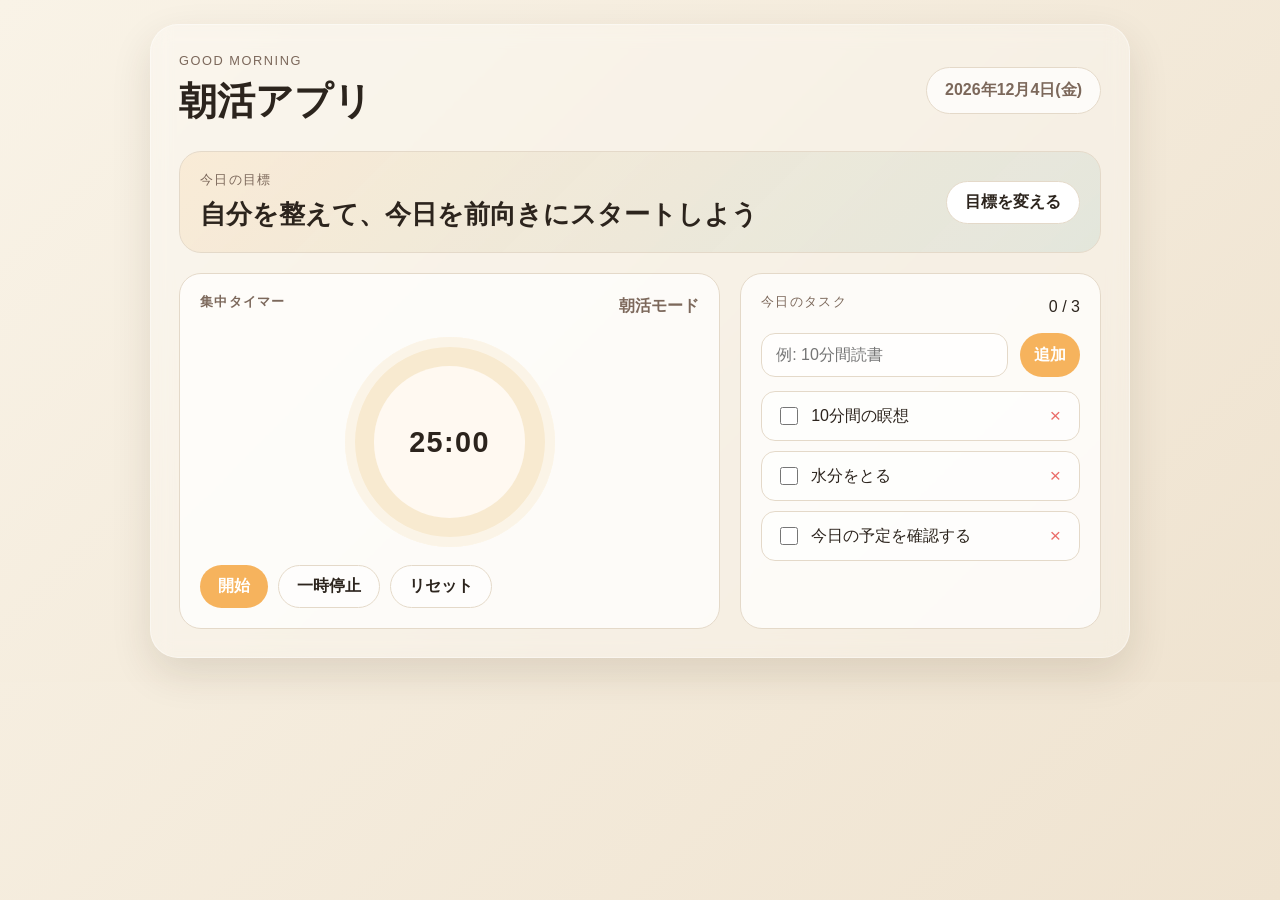
<file: index.html>
<!DOCTYPE html>
<html lang="ja">
  <head>
    <meta charset="UTF-8" />
    <meta name="viewport" content="width=device-width, initial-scale=1.0" />
    <title>朝活アプリ</title>
    <link rel="stylesheet" href="style.css" />
  </head>
  <body>
    <div class="app-shell">
      <header class="topbar">
        <div>
          <p class="eyebrow">Good morning</p>
          <h1>朝活アプリ</h1>
        </div>
        <div class="date-box" id="todayDate"></div>
      </header>

      <main class="dashboard">
        <section class="card hero-card">
          <div>
            <p class="label">今日の目標</p>
            <h2 id="goalText">集中して1歩前へ進もう</h2>
          </div>
          <button id="goalChangeBtn" class="secondary-btn">目標を変える</button>
        </section>

        <section class="card timer-card">
          <div class="timer-header">
            <p class="label">集中タイマー</p>
            <span id="timerMode">朝活モード</span>
          </div>

          <div class="timer-wrap">
            <div class="timer-circle" id="timerCircle">
              <div class="timer-inner">
                <span id="timeDisplay">25:00</span>
              </div>
            </div>
          </div>

          <div class="timer-actions">
            <button id="startBtn" class="primary-btn">開始</button>
            <button id="pauseBtn" class="ghost-btn">一時停止</button>
            <button id="resetBtn" class="ghost-btn">リセット</button>
          </div>
        </section>

        <section class="card tasks-card">
          <div class="section-head">
            <p class="label">今日のタスク</p>
            <span id="taskProgress">0 / 0</span>
          </div>

          <form id="taskForm" class="task-form">
            <input type="text" id="taskInput" placeholder="例: 10分間読書" maxlength="40" />
            <button type="submit" class="primary-btn small-btn">追加</button>
          </form>

          <ul id="taskList" class="task-list"></ul>
        </section>
      </main>
    </div>

    <script src="script.js"></script>
  </body>
</html>
</file>
<file: style.css>
:root {
  --bg: #f5f1e8;
  --panel: rgba(255, 255, 255, 0.72);
  --panel-strong: #fff9f1;
  --line: #e4d9c9;
  --text: #2c241d;
  --muted: #7c685b;
  --primary: #f6b35d;
  --primary-deep: #e88d2d;
  --accent: #5ca9a9;
  --danger: #ea6c69;
  --success: #7dbb8d;
  --shadow: 0 16px 40px rgba(56, 39, 18, 0.12);
}

* {
  box-sizing: border-box;
}

html, body {
  margin: 0;
  min-height: 100%;
  font-family: "Segoe UI", "Hiragino Sans", "Yu Gothic", sans-serif;
  background: linear-gradient(135deg, #f9f3e7 0%, #efe3d0 100%);
  color: var(--text);
}

body {
  display: flex;
  justify-content: center;
  align-items: center;
  padding: 24px;
}

button, input {
  font: inherit;
}

.app-shell {
  width: min(100%, 980px);
  background: rgba(255, 255, 255, 0.3);
  border: 1px solid rgba(255, 255, 255, 0.4);
  border-radius: 28px;
  box-shadow: var(--shadow);
  backdrop-filter: blur(10px);
  padding: 28px;
}

.topbar {
  display: flex;
  justify-content: space-between;
  align-items: center;
  gap: 16px;
  margin-bottom: 24px;
}

.eyebrow {
  margin: 0 0 8px;
  color: var(--muted);
  font-size: 0.8rem;
  letter-spacing: 0.12em;
  text-transform: uppercase;
}

h1 {
  margin: 0;
  font-size: clamp(2rem, 3vw, 3rem);
}

.date-box {
  padding: 12px 18px;
  background: var(--panel);
  border: 1px solid var(--line);
  border-radius: 999px;
  color: var(--muted);
  font-weight: 600;
}

.dashboard {
  display: grid;
  grid-template-columns: 1.2fr 0.8fr;
  gap: 20px;
}

.card {
  background: var(--panel);
  border: 1px solid var(--line);
  border-radius: 22px;
  padding: 20px;
}

.hero-card {
  grid-column: 1 / -1;
  display: flex;
  align-items: center;
  justify-content: space-between;
  gap: 16px;
  background: linear-gradient(135deg, rgba(246, 179, 93, 0.15), rgba(92, 169, 169, 0.12));
}

.label {
  margin: 0 0 8px;
  color: var(--muted);
  font-size: 0.8rem;
  letter-spacing: 0.1em;
  text-transform: uppercase;
}

h2 {
  margin: 0;
  font-size: clamp(1.4rem, 2vw, 2rem);
}

.primary-btn, .secondary-btn, .ghost-btn {
  border: none;
  border-radius: 999px;
  padding: 10px 18px;
  font-weight: 700;
  cursor: pointer;
  transition: transform 0.15s ease, opacity 0.15s ease;
}

.primary-btn:hover, .secondary-btn:hover, .ghost-btn:hover {
  transform: translateY(-1px);
}

.primary-btn {
  background: var(--primary);
  color: #fff;
}

.secondary-btn {
  background: #fff;
  border: 1px solid var(--line);
  color: var(--text);
}

.ghost-btn {
  background: rgba(255, 255, 255, 0.5);
  border: 1px solid var(--line);
  color: var(--text);
}

.small-btn {
  padding: 10px 14px;
}

.timer-card {
  display: flex;
  flex-direction: column;
  gap: 18px;
}

.timer-header {
  display: flex;
  justify-content: space-between;
  align-items: center;
  gap: 12px;
  color: var(--muted);
  font-weight: 600;
}

.timer-wrap {
  display: flex;
  justify-content: center;
}

.timer-circle {
  width: min(210px, 60vw);
  aspect-ratio: 1;
  border-radius: 50%;
  background: conic-gradient(var(--primary) 0deg, var(--primary) 300deg, #f8ead0 300deg, #f8ead0 360deg);
  display: grid;
  place-items: center;
  box-shadow: inset 0 0 0 10px rgba(255, 255, 255, 0.5);
}

.timer-inner {
  width: 72%;
  aspect-ratio: 1;
  border-radius: 50%;
  background: var(--panel-strong);
  display: grid;
  place-items: center;
  font-size: clamp(1.8rem, 2vw, 2.6rem);
  font-weight: 800;
  letter-spacing: 0.05em;
}

.timer-actions {
  display: flex;
  flex-wrap: wrap;
  gap: 10px;
}

.tasks-card {
  display: flex;
  flex-direction: column;
  gap: 14px;
}

.section-head {
  display: flex;
  align-items: center;
  justify-content: space-between;
  gap: 10px;
}

.task-form {
  display: flex;
  gap: 12px;
}

.task-form input {
  flex: 1;
  min-width: 0;
  border: 1px solid var(--line);
  background: rgba(255, 255, 255, 0.7);
  border-radius: 14px;
  padding: 12px 14px;
  color: var(--text);
}

.task-form input:focus {
  outline: 2px solid rgba(246, 179, 93, 0.35);
  border-color: transparent;
}

.task-list {
  list-style: none;
  padding: 0;
  margin: 0;
  display: flex;
  flex-direction: column;
  gap: 10px;
}

.task-item {
  display: flex;
  align-items: center;
  justify-content: space-between;
  gap: 12px;
  padding: 12px 14px;
  background: rgba(255, 255, 255, 0.6);
  border: 1px solid var(--line);
  border-radius: 14px;
}

.task-main {
  display: flex;
  align-items: center;
  gap: 10px;
  min-width: 0;
  flex: 1;
}

.task-main input[type="checkbox"] {
  width: 18px;
  height: 18px;
  accent-color: var(--success);
}

.task-text {
  word-break: break-word;
}

.task-item.completed .task-text {
  color: var(--muted);
  text-decoration: line-through;
}

.delete-btn {
  background: transparent;
  border: none;
  color: var(--danger);
  font-size: 1.2rem;
  cursor: pointer;
  padding: 0 4px;
}

@media (max-width: 760px) {
  .app-shell {
    padding: 18px;
  }

  .dashboard {
    grid-template-columns: 1fr;
  }

  .topbar,
  .hero-card,
  .task-form {
    flex-direction: column;
    align-items: stretch;
  }

  .date-box {
    align-self: flex-start;
  }
}
</file>
